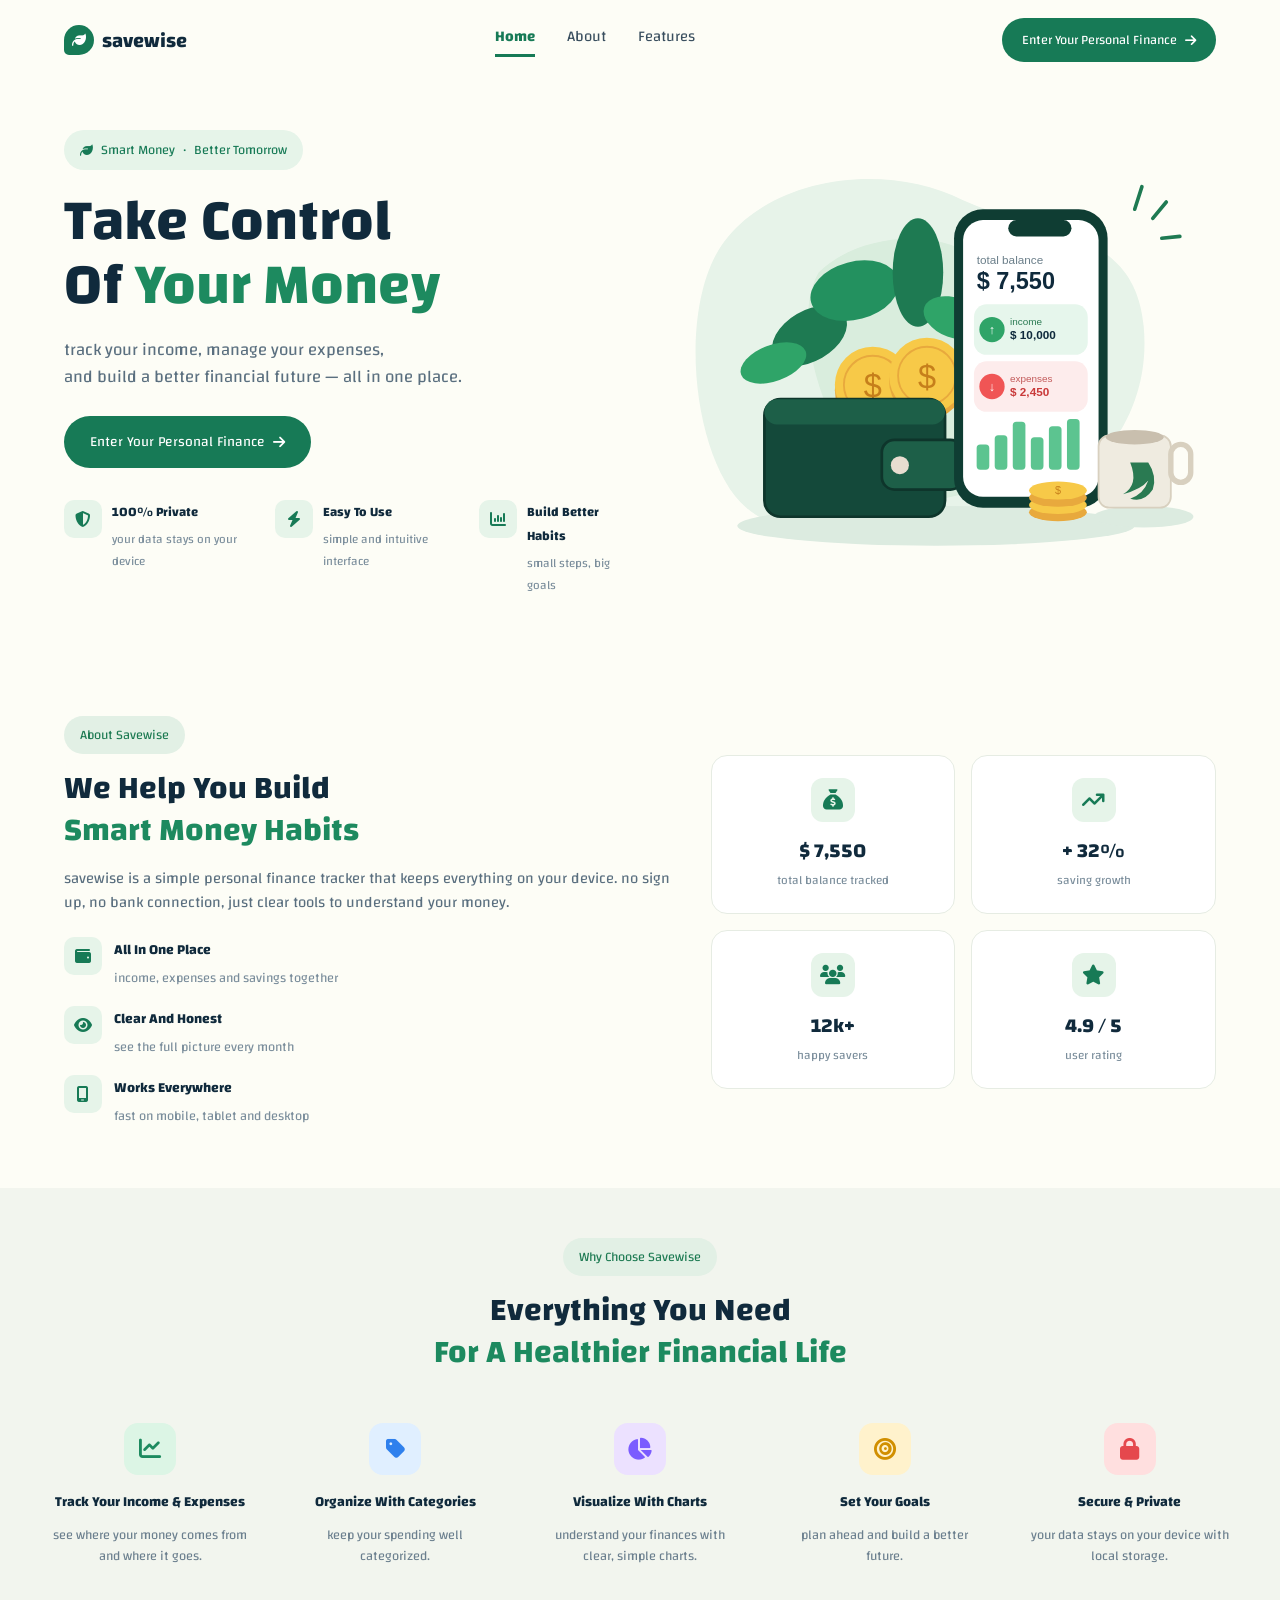
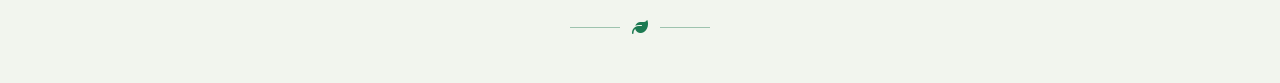
<file: index.html>
<!doctype html>
<html lang="en">

<head>
    <meta charset="utf-8">
    <meta name="viewport" content="width=device-width, initial-scale=1">
    <title>savewise</title>
    <link rel="preconnect" href="https://fonts.googleapis.com">
    <link rel="preconnect" href="https://fonts.gstatic.com" crossorigin>
    <link href="https://fonts.googleapis.com/css2?family=Changa:wght@400;500;600;700&display=swap" rel="stylesheet">
    <link rel="stylesheet" href="https://cdnjs.cloudflare.com/ajax/libs/font-awesome/6.5.2/css/all.min.css">
    <link rel="stylesheet" href="style.css?v=2">
</head>

<body class="landing-page">
    <header class="landing-top">
        <div class="landing-logo">
            <span class="landing-logo__icon"><i class="fa-solid fa-leaf"></i></span>
            <span>savewise</span>
        </div>
        <nav class="landing-menu">
            <a href="#home" class="landing-menu__link landing-menu__link--active">home</a>
            <a href="#about" class="landing-menu__link">about</a>
            <a href="#features" class="landing-menu__link">features</a>
        </nav>
        <a href="analytics.html" class="landing-btn landing-btn--small">enter your personal finance <i
                class="fa-solid fa-arrow-right"></i></a>
    </header>



    <main>
        <section class="landing-hero" id="home">
            <div class="landing-hero__left">
                <div class="landing-hero__badge">
                    <i class="fa-solid fa-leaf"></i>
                    <span>smart money</span>
                    <span class="landing-hero__badge-dot">•</span>
                    <span>better tomorrow</span>
                </div>
                <h1 class="landing-hero__title">take control<br>of <span class="landing-hero__highlight">your
                        money</span></h1>
                <p class="landing-hero__text">track your income, manage your expenses,<br>and build a better financial
                    future — all in one place.</p>
                <a href="analytics.html" class="landing-btn">enter your personal finance <i
                        class="fa-solid fa-arrow-right"></i></a>
                <div class="landing-hero__mini">
                    <div class="landing-hero__mini-item">
                        <div class="landing-hero__mini-icon"><i class="fa-solid fa-shield-halved"></i></div>
                        <div>
                            <b>100% private</b>
                            <p>your data stays on your device</p>
                        </div>
                    </div>
                    <div class="landing-hero__mini-item">
                        <div class="landing-hero__mini-icon"><i class="fa-solid fa-bolt"></i></div>
                        <div>
                            <b>easy to use</b>
                            <p>simple and intuitive interface</p>
                        </div>
                    </div>
                    <div class="landing-hero__mini-item">
                        <div class="landing-hero__mini-icon"><i class="fa-solid fa-chart-column"></i></div>
                        <div>
                            <b>build better habits</b>
                            <p>small steps, big goals</p>
                        </div>
                    </div>
                </div>
            </div>
            <div class="landing-hero__right">
                <img src="images/hero.svg" alt="finance illustration">
            </div>
        </section>




        <section class="landing-about" id="about">
            <div class="landing-about__left">
                <div class="landing-pill">about savewise</div>
                <h2 class="landing-subtitle landing-subtitle--left">we help you build<br><span
                        class="landing-hero__highlight">smart money habits</span></h2>
                <p class="landing-about__text">savewise is a simple personal finance tracker that keeps everything on
                    your device. no sign up, no bank connection, just clear tools to understand your money.</p>
                <div class="landing-about__points">
                    <div class="landing-about__item">
                        <div class="landing-hero__mini-icon"><i class="fa-solid fa-wallet"></i></div>
                        <div>
                            <b>all in one place</b>
                            <p>income, expenses and savings together</p>
                        </div>
                    </div>
                    <div class="landing-about__item">
                        <div class="landing-hero__mini-icon"><i class="fa-solid fa-eye"></i></div>
                        <div>
                            <b>clear and honest</b>
                            <p>see the full picture every month</p>
                        </div>
                    </div>
                    <div class="landing-about__item">
                        <div class="landing-hero__mini-icon"><i class="fa-solid fa-mobile-screen"></i></div>
                        <div>
                            <b>works everywhere</b>
                            <p>fast on mobile, tablet and desktop</p>
                        </div>
                    </div>
                </div>
            </div>
            <div class="landing-about__right">
                <div class="landing-about__box">
                    <i class="fa-solid fa-sack-dollar"></i>
                    <b>$ 7,550</b>
                    <p>total balance tracked</p>
                </div>
                <div class="landing-about__box">
                    <i class="fa-solid fa-arrow-trend-up"></i>
                    <b>+ 32%</b>
                    <p>saving growth</p>
                </div>
                <div class="landing-about__box">
                    <i class="fa-solid fa-users"></i>
                    <b>12k+</b>
                    <p>happy savers</p>
                </div>
                <div class="landing-about__box">
                    <i class="fa-solid fa-star"></i>
                    <b>4.9 / 5</b>
                    <p>user rating</p>
                </div>



            </div>
        </section>









        <section class="landing-why" id="features">
            <div class="landing-pill">why choose savewise</div>
            <h2 class="landing-why__subtitle">everything you need<br><span class="landing-hero__highlight">for a
                    healthier financial life</span></h2>


                    
            <div class="landing-cards">
                <div class="landing-card">
                    <div class="landing-card__icon landing-card__icon--track"><i class="fa-solid fa-chart-line"></i>
                    </div>
                    <h3 class="landing-card__title">track your income & expenses</h3>
                    <p class="landing-card__text">see where your money comes from and where it goes.</p>
                </div>
                <div class="landing-card">
                    <div class="landing-card__icon landing-card__icon--organize"><i class="fa-solid fa-tag"></i></div>
                    <h3 class="landing-card__title">organize with categories</h3>
                    <p class="landing-card__text">keep your spending well categorized.</p>
                </div>
                <div class="landing-card">
                    <div class="landing-card__icon landing-card__icon--visualize"><i class="fa-solid fa-chart-pie"></i>
                    </div>
                    <h3 class="landing-card__title">visualize with charts</h3>
                    <p class="landing-card__text">understand your finances with clear, simple charts.</p>
                </div>
                <div class="landing-card">
                    <div class="landing-card__icon landing-card__icon--goals"><i class="fa-solid fa-bullseye"></i></div>
                    <h3 class="landing-card__title">set your goals</h3>
                    <p class="landing-card__text">plan ahead and build a better future.</p>
                </div>
                <div class="landing-card">
                    <div class="landing-card__icon landing-card__icon--secure"><i class="fa-solid fa-lock"></i></div>
                    <h3 class="landing-card__title">secure & private</h3>
                    <p class="landing-card__text">your data stays on your device with local storage.</p>
                </div>
            </div>


            <div class="landing-bottom-line">
                <span class="landing-bottom-line__rule"></span>
                <span class="landing-bottom-line__leaf"><i class="fa-solid fa-leaf"></i></span>
                <span class="landing-bottom-line__rule"></span>
            </div>
        </section>





    </main>








    <script src="main.js?v=2"></script>
</body>

</html>
</file>
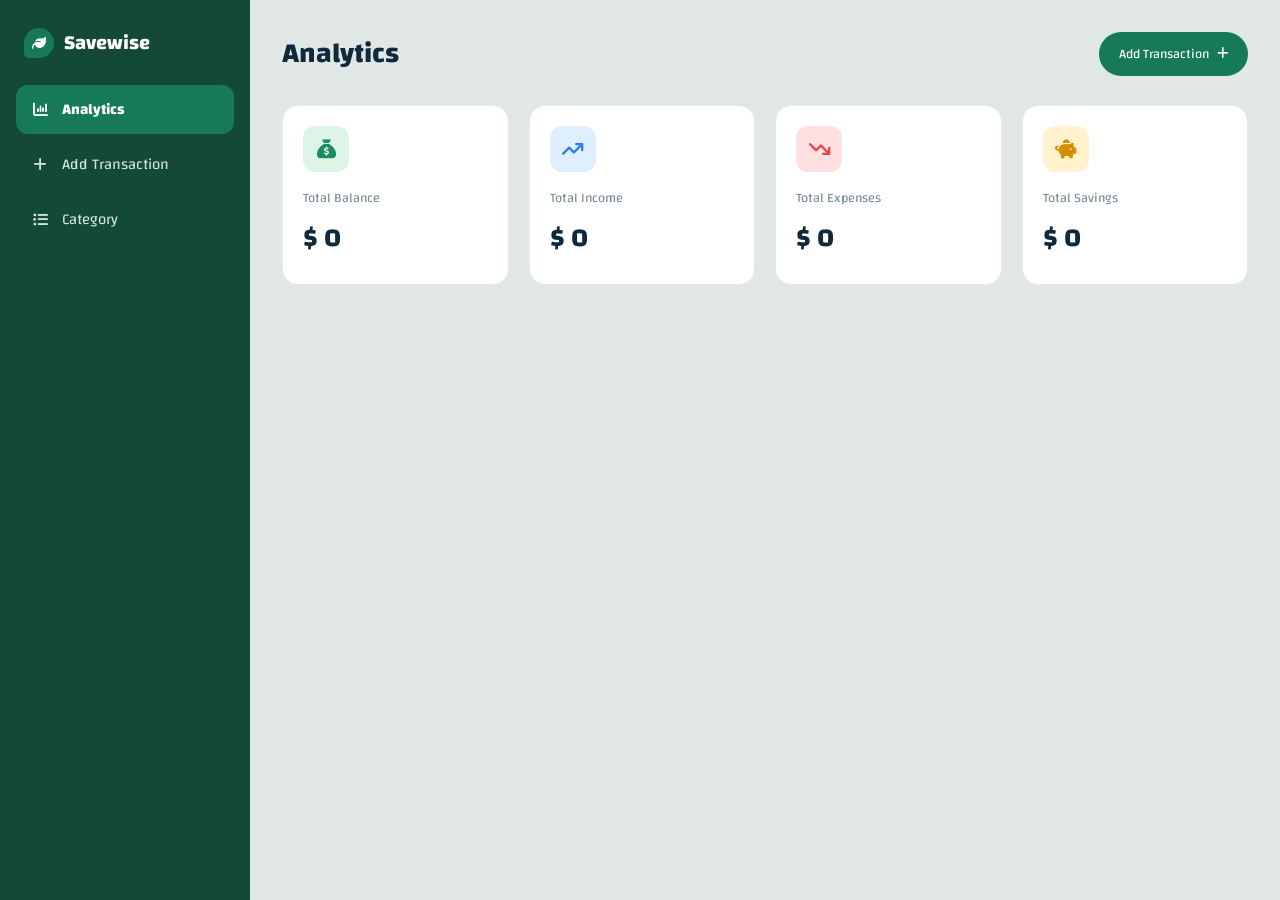
<file: analytics.html>
<!doctype html>
<html lang="en">

<head>
    <meta charset="utf-8">
    <meta name="viewport" content="width=device-width, initial-scale=1">
    <title>savewise - analytics</title>
    <link rel="preconnect" href="https://fonts.googleapis.com">
    <link rel="preconnect" href="https://fonts.gstatic.com" crossorigin>
    <link href="https://fonts.googleapis.com/css2?family=Changa:wght@400;500;600;700&display=swap" rel="stylesheet">
    <link rel="stylesheet" href="https://cdnjs.cloudflare.com/ajax/libs/font-awesome/6.5.2/css/all.min.css">
    <link rel="stylesheet" href="style.css?v=2">
</head>

<body class="app-page analytics-page">
    <div class="app-shell">




        <aside class="app-sidebar">
            <a href="index.html" class="app-sidebar__brand">


                <span class="app-sidebar__brand-icon"><i class="fa-solid fa-leaf"></i></span>
                <span>savewise</span>

            </a>



            <nav class="app-sidebar__nav">
                <a href="analytics.html" class="app-sidebar__link app-sidebar__link--active"><i
                        class="fa-solid fa-chart-column"></i>analytics</a>

                <a href="pe.html" class="app-sidebar__link"><i class="fa-solid fa-plus"></i>add transaction</a>



                <a href="Category.html" class="app-sidebar__link"><i class="fa-solid fa-list-ul"></i>category</a>
            </nav>
        </aside>




        <main class="app-content">
            <header class="analytics-top">
                <h1 class="analytics-top__title">analytics</h1>
                <a href="pe.html" class="analytics-add-btn">add transaction <i class="fa-solid fa-plus"></i></a>
            </header>



            <section class="analytics-stats">
                <div class="analytics-stat">


                    <div class="analytics-stat__head">
                        <div class="analytics-stat__icon analytics-stat__icon--balance"><i
                                class="fa-solid fa-sack-dollar"></i></div>
                    </div>



                    <p class="analytics-stat__label">total balance</p>

                    <b class="analytics-stat__value" data-stat-value="balance">$ 0</b>

                     
                </div>





                <div class="analytics-stat">
                    <div class="analytics-stat__head">
                        <div class="analytics-stat__icon analytics-stat__icon--income"><i
                                class="fa-solid fa-arrow-trend-up"></i></div>
                    </div>


                    <p class="analytics-stat__label">total income</p>
                    <b class="analytics-stat__value" data-stat-value="income">$ 0</b>
                     


                </div>
                <div class="analytics-stat">
                    <div class="analytics-stat__head">


                        <div class="analytics-stat__icon analytics-stat__icon--expenses"><i
                                class="fa-solid fa-arrow-trend-down"></i></div>
                    </div>


                    <p class="analytics-stat__label">total expenses</p>
                    <b class="analytics-stat__value" data-stat-value="expenses">$ 0</b>
                     


                </div>
                
                <div class="analytics-stat">


                    <div class="analytics-stat__head">
                        <div class="analytics-stat__icon analytics-stat__icon--savings"><i
                                class="fa-solid fa-piggy-bank"></i></div>
                    </div>

                    
                    <p class="analytics-stat__label">total savings</p>
                    <b class="analytics-stat__value" data-stat-value="savings">$ 0</b>
                     
                </div>
            </section>



        </main>





    </div>
    <script src="store.js?v=2"></script>
    <script src="main.js?v=2"></script>
    <script src="analytics.js?v=2"></script>
</body>

</html>
</file>
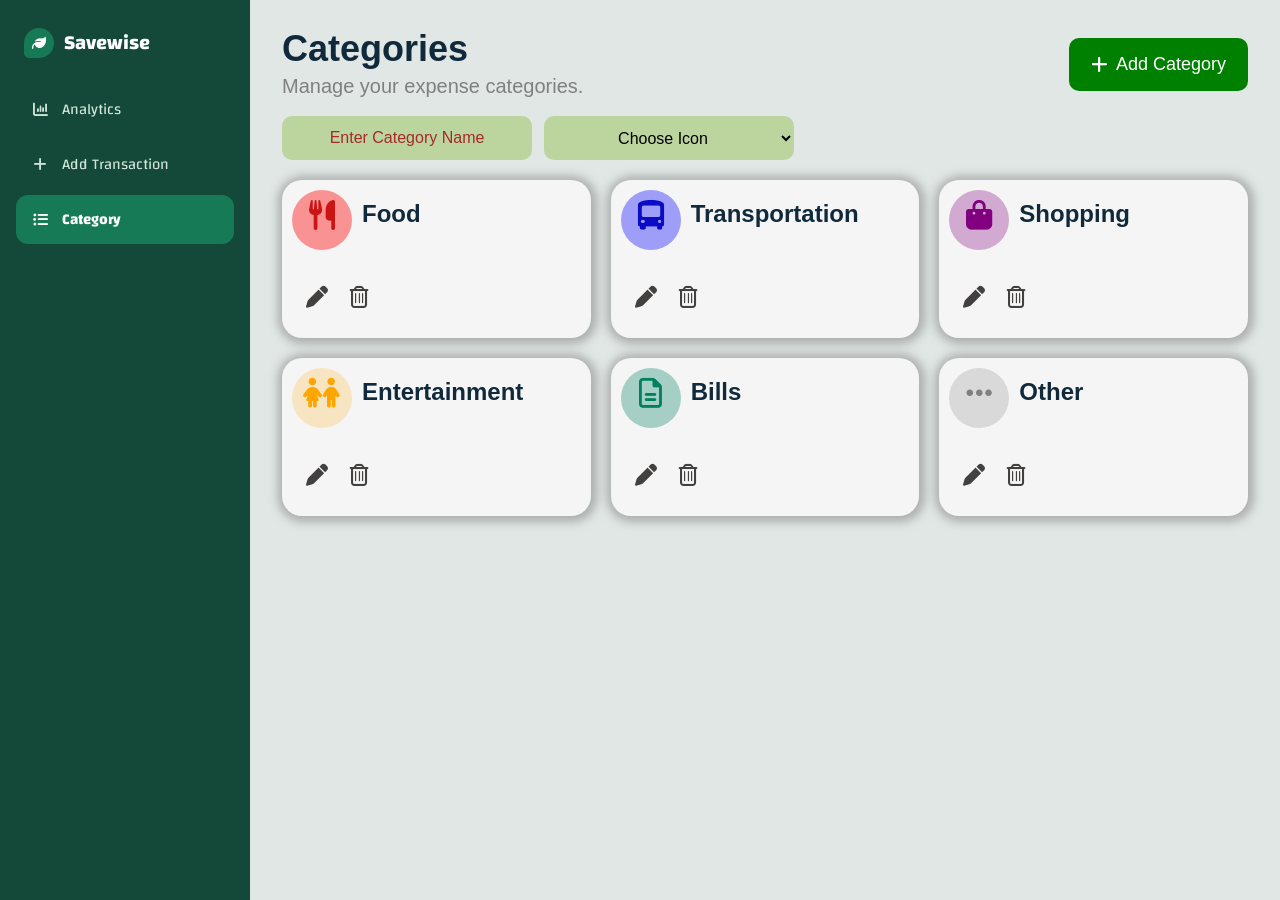
<file: Category.html>
<!DOCTYPE html>
<html lang="en">

<head>
    <meta charset="UTF-8">
    <meta name="viewport" content="width=device-width, initial-scale=1.0">
    <title>savewise - category</title>
    <link rel="preconnect" href="https://fonts.googleapis.com">
    <link rel="preconnect" href="https://fonts.gstatic.com" crossorigin>
    <link href="https://fonts.googleapis.com/css2?family=Changa:wght@400;500;600;700&display=swap" rel="stylesheet">
    <link rel="stylesheet" href="https://cdnjs.cloudflare.com/ajax/libs/font-awesome/6.5.2/css/all.min.css">
    <link rel="stylesheet" href="style.css?v=2">
</head>

<body class="app-page category-page">

    <div class="app-shell">
        <aside class="app-sidebar">
            <a href="index.html" class="app-sidebar__brand">
                <span class="app-sidebar__brand-icon"><i class="fa-solid fa-leaf"></i></span>
                <span>savewise</span>
            </a>
            <nav class="app-sidebar__nav">
                <a href="analytics.html" class="app-sidebar__link"><i class="fa-solid fa-chart-column"></i>analytics</a>
                <a href="pe.html" class="app-sidebar__link"><i class="fa-solid fa-plus"></i>add transaction</a>
                <a href="Category.html" class="app-sidebar__link app-sidebar__link--active"><i class="fa-solid fa-list-ul"></i>category</a>
            </nav>
        </aside>

        <main class="app-content category-content">

            <div class="category-head">
                <div>
                    <h1 class="category-head__title">categories</h1>
                    <p class="category-head__subtitle">manage your expense categories.</p>
                </div>

                <button class="category-head__add-btn">
                    <i class="fa-solid fa-plus"></i>
                    add category
                </button>
            </div>

            <div class="category-add-form">
                <input type="text" class="category-add-form__input category-add-form__input--name" placeholder="Enter category Name">
                <select class="category-add-form__input category-add-form__input--icon" aria-label="Choose category icon">
                    <option value="" disabled selected>Choose icon</option>
                    <option value="food">Food</option>
                    <option value="transport">Transportation</option>
                    <option value="shopping">Shopping</option>
                    <option value="fun">Entertainment</option>
                    <option value="bills">Bills</option>
                    <option value="other">Other</option>
                </select>
            </div>

            <div class="category-cards">
                
            </div>

        </main>
    </div>

<script src="store.js?v=2"></script>
<script src="script.js?v=2"></script>
</body>

</html>
</file>
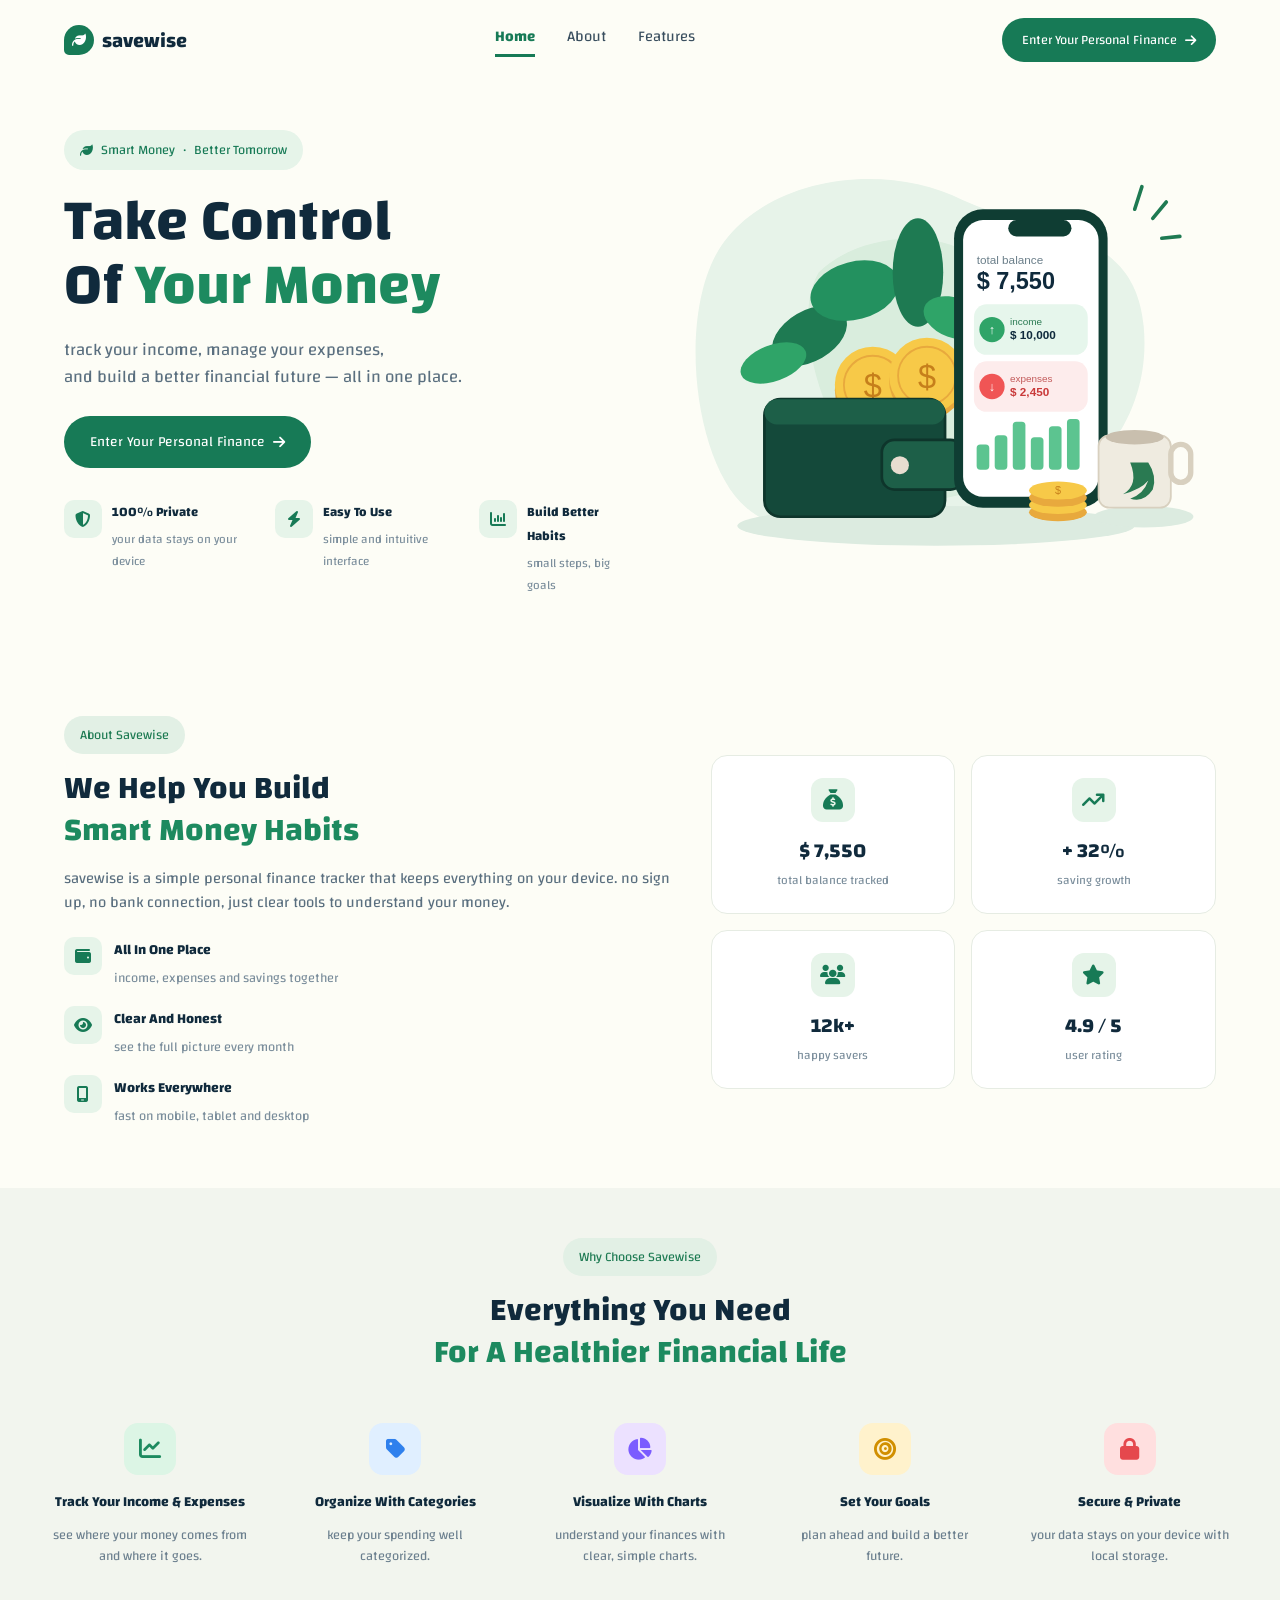
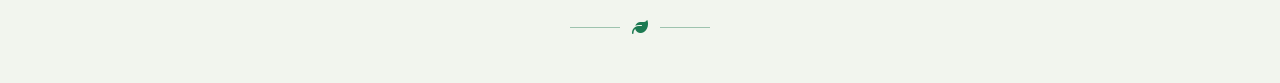
<file: landing.html>
<!doctype html>
<html lang="en">
<head>
<meta charset="utf-8">
<meta name="viewport" content="width=device-width, initial-scale=1">
<title>savewise</title>
<link rel="preconnect" href="https://fonts.googleapis.com">
<link rel="preconnect" href="https://fonts.gstatic.com" crossorigin>
<link href="https://fonts.googleapis.com/css2?family=Changa:wght@400;500;600;700&display=swap" rel="stylesheet">
<link rel="stylesheet" href="https://cdnjs.cloudflare.com/ajax/libs/font-awesome/6.5.2/css/all.min.css">
<link rel="stylesheet" href="style.css?v=2">
</head>
<body class="landing-page">
<header class="landing-top">
<div class="landing-logo">
<span class="landing-logo__icon"><i class="fa-solid fa-leaf"></i></span>
<span>savewise</span>
</div>
<nav class="landing-menu">
<a href="#home" class="landing-menu__link landing-menu__link--active">home</a>
<a href="#about" class="landing-menu__link">about</a>
<a href="#features" class="landing-menu__link">features</a>
</nav>
<a href="analytics.html" class="landing-btn landing-btn--small">enter your personal finance <i class="fa-solid fa-arrow-right"></i></a>
</header>
<main>
<section class="landing-hero" id="home">
<div class="landing-hero__left">
<div class="landing-hero__badge">
<i class="fa-solid fa-leaf"></i>
<span>smart money</span>
<span class="landing-hero__badge-dot">•</span>
<span>better tomorrow</span>
</div>
<h1 class="landing-hero__title">take control<br>of <span class="landing-hero__highlight">your money</span></h1>
<p class="landing-hero__text">track your income, manage your expenses,<br>and build a better financial future — all in one place.</p>
<a href="analytics.html" class="landing-btn">enter your personal finance <i class="fa-solid fa-arrow-right"></i></a>
<div class="landing-hero__mini">
<div class="landing-hero__mini-item">
<div class="landing-hero__mini-icon"><i class="fa-solid fa-shield-halved"></i></div>
<div>
<b>100% private</b>
<p>your data stays on your device</p>
</div>
</div>
<div class="landing-hero__mini-item">
<div class="landing-hero__mini-icon"><i class="fa-solid fa-bolt"></i></div>
<div>
<b>easy to use</b>
<p>simple and intuitive interface</p>
</div>
</div>
<div class="landing-hero__mini-item">
<div class="landing-hero__mini-icon"><i class="fa-solid fa-chart-column"></i></div>
<div>
<b>build better habits</b>
<p>small steps, big goals</p>
</div>
</div>
</div>
</div>
<div class="landing-hero__right">
<img src="images/hero.svg" alt="finance illustration">
</div>
</section>
<section class="landing-about" id="about">
<div class="landing-about__left">
<div class="landing-pill">about savewise</div>
<h2 class="landing-subtitle landing-subtitle--left">we help you build<br><span class="landing-hero__highlight">smart money habits</span></h2>
<p class="landing-about__text">savewise is a simple personal finance tracker that keeps everything on your device. no sign up, no bank connection, just clear tools to understand your money.</p>
<div class="landing-about__points">
<div class="landing-about__item">
<div class="landing-hero__mini-icon"><i class="fa-solid fa-wallet"></i></div>
<div>
<b>all in one place</b>
<p>income, expenses and savings together</p>
</div>
</div>
<div class="landing-about__item">
<div class="landing-hero__mini-icon"><i class="fa-solid fa-eye"></i></div>
<div>
<b>clear and honest</b>
<p>see the full picture every month</p>
</div>
</div>
<div class="landing-about__item">
<div class="landing-hero__mini-icon"><i class="fa-solid fa-mobile-screen"></i></div>
<div>
<b>works everywhere</b>
<p>fast on mobile, tablet and desktop</p>
</div>
</div>
</div>
</div>
<div class="landing-about__right">
<div class="landing-about__box">
<i class="fa-solid fa-sack-dollar"></i>
<b>$ 7,550</b>
<p>total balance tracked</p>
</div>
<div class="landing-about__box">
<i class="fa-solid fa-arrow-trend-up"></i>
<b>+ 32%</b>
<p>saving growth</p>
</div>
<div class="landing-about__box">
<i class="fa-solid fa-users"></i>
<b>12k+</b>
<p>happy savers</p>
</div>
<div class="landing-about__box">
<i class="fa-solid fa-star"></i>
<b>4.9 / 5</b>
<p>user rating</p>
</div>
</div>
</section>
<section class="landing-why" id="features">
<div class="landing-pill">why choose savewise</div>
<h2 class="landing-why__subtitle">everything you need<br><span class="landing-hero__highlight">for a healthier financial life</span></h2>
<div class="landing-cards">
<div class="landing-card">
<div class="landing-card__icon landing-card__icon--track"><i class="fa-solid fa-chart-line"></i></div>
<h3 class="landing-card__title">track your income & expenses</h3>
<p class="landing-card__text">see where your money comes from and where it goes.</p>
</div>
<div class="landing-card">
<div class="landing-card__icon landing-card__icon--organize"><i class="fa-solid fa-tag"></i></div>
<h3 class="landing-card__title">organize with categories</h3>
<p class="landing-card__text">keep your spending well categorized.</p>
</div>
<div class="landing-card">
<div class="landing-card__icon landing-card__icon--visualize"><i class="fa-solid fa-chart-pie"></i></div>
<h3 class="landing-card__title">visualize with charts</h3>
<p class="landing-card__text">understand your finances with clear, simple charts.</p>
</div>
<div class="landing-card">
<div class="landing-card__icon landing-card__icon--goals"><i class="fa-solid fa-bullseye"></i></div>
<h3 class="landing-card__title">set your goals</h3>
<p class="landing-card__text">plan ahead and build a better future.</p>
</div>
<div class="landing-card">
<div class="landing-card__icon landing-card__icon--secure"><i class="fa-solid fa-lock"></i></div>
<h3 class="landing-card__title">secure & private</h3>
<p class="landing-card__text">your data stays on your device with local storage.</p>
</div>
</div>
<div class="landing-bottom-line">
<span class="landing-bottom-line__rule"></span>
<span class="landing-bottom-line__leaf"><i class="fa-solid fa-leaf"></i></span>
<span class="landing-bottom-line__rule"></span>
</div>
</section>
</main>
<script src="main.js?v=2"></script>
</body>
</html>
</file>
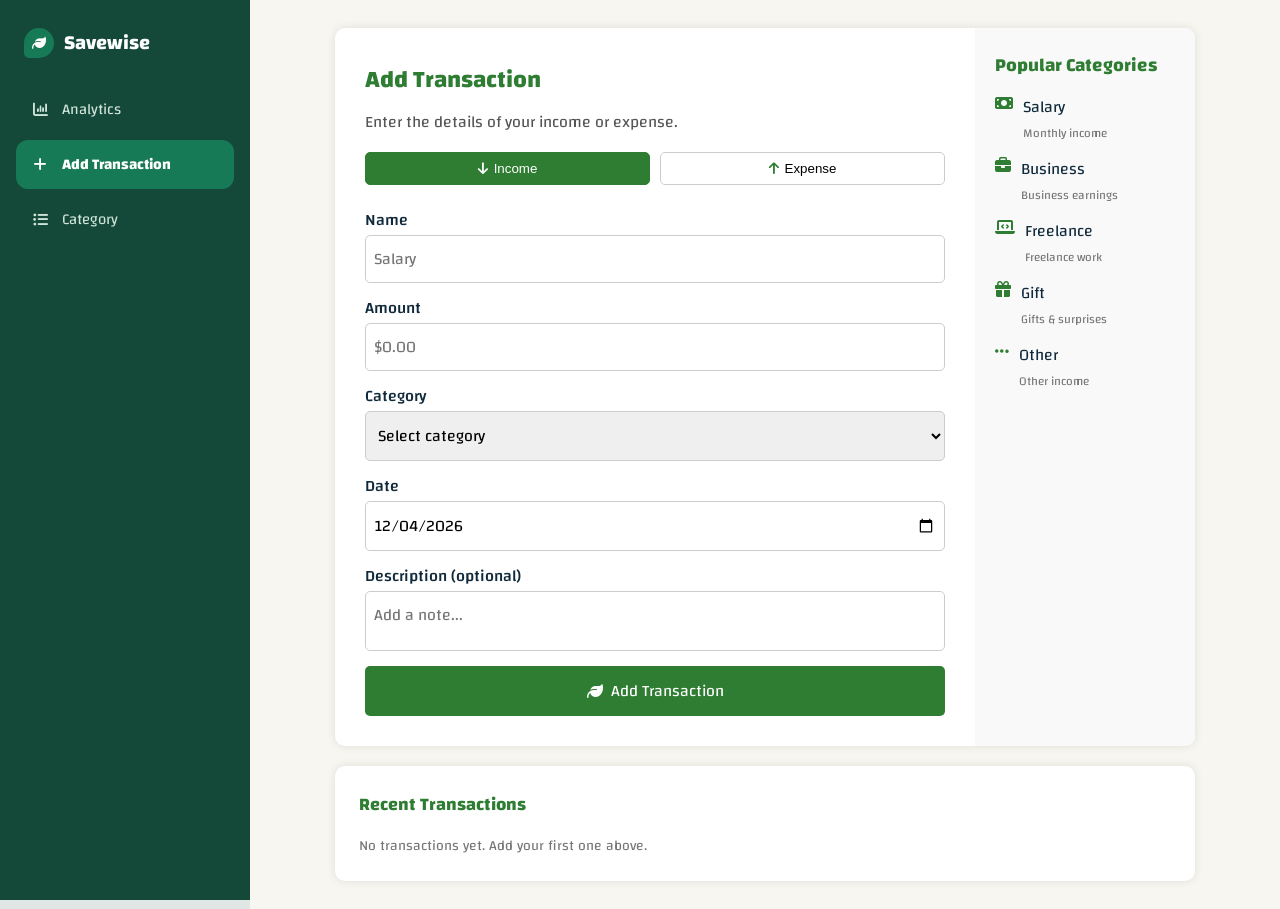
<file: pe.html>
<!DOCTYPE html>
<html lang="en">
<head>
  <meta charset="UTF-8">
  <meta name="viewport" content="width=device-width, initial-scale=1.0">
  <title>SaveWise - Add Transaction</title>
  <link rel="preconnect" href="https://fonts.googleapis.com">
  <link rel="preconnect" href="https://fonts.gstatic.com" crossorigin>
  <link href="https://fonts.googleapis.com/css2?family=Changa:wght@400;500;600;700&display=swap" rel="stylesheet">
  <link rel="stylesheet" href="https://cdnjs.cloudflare.com/ajax/libs/font-awesome/6.5.2/css/all.min.css">
  <link rel="stylesheet" href="style.css?v=2">
  <link rel="stylesheet" href="pe.css?v=2">
</head>
<body class="app-page tx-page">
  <div class="app-shell">

    
    <aside class="app-sidebar">
      <a href="index.html" class="app-sidebar__brand">
        <span class="app-sidebar__brand-icon"><i class="fa-solid fa-leaf"></i></span>
        <span>savewise</span>
      </a>
      <nav class="app-sidebar__nav">
        <a href="analytics.html" class="app-sidebar__link"><i class="fa-solid fa-chart-column"></i>analytics</a>
        <a href="pe.html" class="app-sidebar__link app-sidebar__link--active"><i class="fa-solid fa-plus"></i>add transaction</a>
        <a href="Category.html" class="app-sidebar__link"><i class="fa-solid fa-list-ul"></i>category</a>
      </nav>
    </aside>

    <main class="app-content tx-content">
      <div class="tx-layout">
        <div class="tx-form-section">
          <div class="tx-form-box">
            <h2 class="tx-form-box__title">Add Transaction</h2>
            <p class="tx-form-box__subtitle">Enter the details of your income or expense.</p>

            <div class="tx-toggle">
              <button type="button" class="tx-toggle__btn tx-toggle__btn--active" data-type="income"><i class="fa-solid fa-arrow-down"></i> Income</button>
              <button type="button" class="tx-toggle__btn" data-type="expense"><i class="fa-solid fa-arrow-up"></i> Expense</button>
            </div>

            <form class="tx-form" novalidate>
              <label class="tx-form__label">Name</label>
              <input class="tx-form__input tx-form__input--name" type="text" placeholder="Salary">

              <label class="tx-form__label">Amount</label>
              <input class="tx-form__input tx-form__input--amount" type="number" min="0" step="0.01" placeholder="$0.00">

              <label class="tx-form__label">Category</label>
              <select class="tx-form__input tx-form__input--category">
                <option value="">Select category</option>
                
              </select>

              <label class="tx-form__label">Date</label>
              <input class="tx-form__input tx-form__input--date" type="date">

              <label class="tx-form__label">Description (optional)</label>
              <textarea class="tx-form__input tx-form__textarea tx-form__input--note" placeholder="Add a note..."></textarea>

              <p class="tx-form__error" hidden></p>

              <button type="submit" class="tx-submit"><i class="fa-solid fa-leaf"></i> Add Transaction</button>
            </form>
          </div>
        </div>

        <div class="tx-categories">
          <h3 class="tx-categories__title">Popular Categories</h3>
          <ul class="tx-categories__list">
            <li class="tx-categories__item"><i class="fa-solid fa-money-bill"></i><div>Salary <span class="tx-categories__sub">Monthly income</span></div></li>
            <li class="tx-categories__item"><i class="fa-solid fa-briefcase"></i><div>Business <span class="tx-categories__sub">Business earnings</span></div></li>
            <li class="tx-categories__item"><i class="fa-solid fa-laptop-code"></i><div>Freelance <span class="tx-categories__sub">Freelance work</span></div></li>
            <li class="tx-categories__item"><i class="fa-solid fa-gift"></i><div>Gift <span class="tx-categories__sub">Gifts & surprises</span></div></li>
            <li class="tx-categories__item"><i class="fa-solid fa-ellipsis"></i><div>Other <span class="tx-categories__sub">Other income</span></div></li>
          </ul>
        </div>
      </div>

      <section class="tx-history">
        <h3 class="tx-history__title">Recent Transactions</h3>
        <p class="tx-history__empty">No transactions yet. Add your first one above.</p>
        <ul class="tx-history__list">
          
        </ul>
      </section>
    </main>
  </div>
  <script src="store.js?v=2"></script>
  <script src="pe.js?v=2"></script>
</body>
</html>
</file>
<file: style.css>
:root {
  --green: #177a56;
  --green-dark: #14493a;
  --green-deep: #1d5f48;
  --green-soft: #e6f4e9;
  --green-chip: rgba(7, 119, 7, 0.315);
  --ink: #102a3c;
  --muted: #5a6f7f;
  --muted-2: #7a8d9b;
  --muted-3: #a5b4bf;
  --paper: #fdfdf6;
  --app-bg: rgb(224, 231, 229);
  --card-bg: #fff;
  --line: #e6ece3;
  --danger: #e5484d;
  --danger-soft: #fdecec;
  --blue: #2f80ed;
  --blue-soft: #e0efff;
  --gold: #d18f00;
  --gold-soft: #fff2cc;
  --purple: #7b5cff;
  --purple-soft: #ece1ff;
}

* {
  padding: 0;
  margin: 0;
  box-sizing: border-box;
}

img {
  display: block;
  max-width: 100%;
}

body.landing-page {
  font-family: 'Changa', Arial, sans-serif;
  background: var(--paper);
  color: var(--ink);
}

body.app-page {
  font-family: 'Changa', Arial, sans-serif;
  background: var(--app-bg);
  color: var(--ink);
}

.app-shell {
  display: flex;
  min-height: 100vh;
}

.app-sidebar {
  width: 250px;
  min-width: 250px;
  background: var(--green-dark);
  color: #fff;
  display: flex;
  flex-direction: column;
  padding: 24px 16px;
  gap: 24px;
  position: sticky;
  top: 0;
  height: 100vh;
}

.app-sidebar__brand {
  display: flex;
  align-items: center;
  gap: 10px;
  font-weight: 700;
  font-size: 20px;
  padding: 0 8px;
  text-transform: capitalize;
  text-decoration: none;
  color: #fff;
}

.app-sidebar__brand-icon {
  width: 30px;
  height: 30px;
  background: var(--green);
  color: #fff;
  border-radius: 50% 50% 50% 5px;
  display: flex;
  align-items: center;
  justify-content: center;
  font-size: 14px;
}

.app-sidebar__nav {
  display: flex;
  flex-direction: column;
  gap: 6px;
  flex: 1;
}

.app-sidebar__link {
  color: #cfe4d8;
  text-decoration: none;
  font-size: 15px;
  text-transform: capitalize;
  padding: 11px 14px;
  border-radius: 12px;
  display: flex;
  align-items: center;
  gap: 12px;
}

.app-sidebar__link i {
  width: 20px;
  text-align: center;
}

.app-sidebar__link:hover {
  background: var(--green-deep);
  color: #fff;
}

.app-sidebar__link--active {
  background: var(--green);
  color: #fff;
  font-weight: 700;
}

.app-sidebar__link--logout {
  margin-top: auto;
  color: #f0b9b9;
}

.app-sidebar__link--logout:hover {
  background: #5c2c2c;
  color: #fff;
}

.app-content {
  flex: 1;
  padding: 28px 32px;
  max-width: 100%;
  overflow-x: hidden;
}

body.category-page .app-content {
  background-color: var(--app-bg);
  min-height: 100vh;
}

.category-content {
  width: 100%;
  font-family: sans-serif;
}

.category-head {
  display: flex;
  justify-content: space-between;
  align-items: flex-start;
  gap: 20px;
}

.category-head__title {
  text-transform: capitalize;
  font-size: 36px;
  color: var(--ink);
}

.category-head__subtitle {
  font-size: 20px;
  color: gray;
  margin-top: 5px;
}

.category-head__subtitle::first-letter {
  text-transform: capitalize;
}

.category-head__add-btn {
  width: fit-content;
  height: fit-content;
  padding: 16px 22px;
  border-radius: 10px;
  background-color: green;
  border: none;
  color: #fff;
  text-transform: capitalize;
  font-size: 18px;
  margin-top: 10px;
  cursor: pointer;
  display: inline-flex;
  align-items: center;
  gap: 8px;
  white-space: nowrap;
}

.category-head__add-btn:hover {
  filter: brightness(1.08);
}

.category-add-form {
  display: flex;
  gap: 12px;
  flex-wrap: wrap;
  margin-top: 18px;
}

.category-add-form__input {
  width: 250px;
  height: 44px;
  border-radius: 10px;
  border: none;
  outline: none;
  text-transform: capitalize;
  text-align: center;
  background-color: rgb(188, 212, 158);
  font-size: 16px;
  padding: 0 12px;
}

.category-add-form__input::placeholder {
  color: brown;
}

.category-add-form__input--name,
.category-add-form__input--count {

}

.category-add-form__input--icon {

}

select.category-add-form__input {
  cursor: pointer;
}

.category-empty {
  color: gray;
  font-size: 18px;
  padding: 20px 4px;
  grid-column: 1 / -1;
}

.category-cards {
  width: 100%;
  margin-top: 20px;
  display: grid;
  grid-template-columns: repeat(3, 1fr);
  gap: 20px;
}

.category-card {
  height: fit-content;
  background-color: whitesmoke;
  border-radius: 20px;
  box-shadow: 1px 1px 10px 5px rgba(128, 128, 128, 0.55);
  padding: 10px;
}

.category-card__icon {
  font-size: 30px;
  width: 60px;
  height: 60px;
  border-radius: 50%;
  padding-top: 10px;
  text-align: center;
}

.category-card__icon--food {
  background-color: rgba(255, 0, 0, 0.4);
  color: rgb(203, 20, 20);
}

.category-card__icon--transport {
  background-color: rgba(0, 0, 255, 0.356);
  color: rgb(10, 10, 199);
}

.category-card__icon--shopping {
  background-color: rgba(128, 0, 128, 0.31);
  color: purple;
}

.category-card__icon--fun {
  background-color: rgba(255, 166, 0, 0.215);
  color: orange;
}

.category-card__icon--bills {
  background-color: rgba(0, 128, 94, 0.33);
  color: rgb(0, 128, 94);
}

.category-card__icon--other {
  background-color: rgba(128, 128, 128, 0.248);
  color: gray;
}

.category-card__meta {
  display: inline-block;
  margin: 10px 0 0 10px;
  vertical-align: top;
}

.category-card__name {
  font-size: 24px;
  text-transform: capitalize;
  color: var(--ink);
}

.category-card__count {
  font-size: 18px;
  color: gray;
}

.category-card__percent {
  color: green;
  font-size: 22px;
  font-weight: bold;
  margin: 16px 0 0 60%;
}

.category-card__divider {
  width: 90%;
  margin: auto;
  margin-top: 10px;
}

.category-card__actions {
  min-height: 30%;
  width: 40%;
  display: flex;
  justify-content: flex-start;
  gap: 22px;
  align-items: center;
  font-size: 22px;
  color: rgb(67, 64, 64);
  padding: 20px 0 20px 14px;
}

.category-card__actions i {
  cursor: pointer;
}

.analytics-top {
  display: flex;
  align-items: center;
  justify-content: space-between;
  gap: 16px;
  margin-bottom: 26px;
}

.analytics-top__title {
  font-size: 28px;
  text-transform: capitalize;
}

.analytics-add-btn {
  background: var(--green);
  color: #fff;
  text-decoration: none;
  padding: 10px 20px;
  border-radius: 30px;
  font-size: 13px;
  display: inline-flex;
  align-items: center;
  gap: 8px;
  text-transform: capitalize;
}

.analytics-stats {
  display: grid;
  grid-template-columns: repeat(4, 1fr);
  gap: 20px;
}

.analytics-stat {
  background: var(--card-bg);
  border: 1px solid var(--line);
  border-radius: 16px;
  padding: 20px;
}

.analytics-stat__head {
  display: flex;
  align-items: center;
  justify-content: space-between;
  margin-bottom: 14px;
}

.analytics-stat__icon {
  width: 46px;
  height: 46px;
  border-radius: 12px;
  display: flex;
  align-items: center;
  justify-content: center;
  font-size: 19px;
}

.analytics-stat__icon--balance {
  background: #dcf5e5;
  color: #1d8a5f;
}

.analytics-stat__icon--income {
  background: var(--blue-soft);
  color: var(--blue);
}

.analytics-stat__icon--expenses {
  background: #ffdfdf;
  color: var(--danger);
}

.analytics-stat__icon--savings {
  background: var(--gold-soft);
  color: var(--gold);
}

.analytics-stat__trend {
  font-size: 12px;
  padding: 4px 10px;
  border-radius: 20px;
}

.analytics-stat__trend--up {
  background: var(--green-soft);
  color: #1d8a5f;
}

.analytics-stat__trend--down {
  background: var(--danger-soft);
  color: var(--danger);
}

.analytics-stat__label {
  font-size: 13px;
  color: var(--muted-2);
  text-transform: capitalize;
}

.analytics-stat__value {
  font-size: 26px;
  display: block;
  margin: 4px 0 2px;
}

.analytics-stat__sub {
  font-size: 11px;
  color: var(--muted-3);
}

.landing-page {
  scroll-behavior: smooth;
}

.landing-top {
  max-width: 1200px;
  margin: auto;
  padding: 18px 24px;
  display: flex;
  align-items: center;
  justify-content: space-between;
  gap: 16px;
  position: sticky;
  top: 0;
  background: var(--paper);
  z-index: 10;
}

.landing-logo {
  display: flex;
  align-items: center;
  gap: 8px;
  font-weight: 700;
  font-size: 20px;
  text-transform: lowercase;
}

.landing-logo__icon {
  width: 30px;
  height: 30px;
  background: var(--green);
  color: #fff;
  border-radius: 50% 50% 50% 5px;
  display: flex;
  align-items: center;
  justify-content: center;
  font-size: 14px;
}

.landing-menu {
  display: flex;
  gap: 32px;
}

.landing-menu__link {
  text-decoration: none;
  color: #3a4f5f;
  font-size: 15px;
  text-transform: capitalize;
}

.landing-menu__link--active {
  color: var(--green);
  font-weight: 700;
  border-bottom: 3px solid var(--green);
  padding-bottom: 4px;
}

.landing-btn {
  background: var(--green);
  color: #fff;
  text-decoration: none;
  padding: 13px 26px;
  border-radius: 30px;
  font-size: 14px;
  display: inline-flex;
  align-items: center;
  gap: 8px;
  text-transform: capitalize;
}

.landing-btn--small {
  padding: 10px 20px;
  font-size: 13px;
}

.landing-hero {
  max-width: 1200px;
  margin: auto;
  padding: 50px 24px 60px;
  display: flex;
  align-items: center;
  gap: 30px;
  scroll-margin-top: 70px;
}

.landing-hero__left {
  flex: 1;
}

.landing-hero__badge {
  display: inline-flex;
  align-items: center;
  gap: 8px;
  background: var(--green-soft);
  color: var(--green);
  font-size: 13px;
  text-transform: capitalize;
  padding: 8px 16px;
  border-radius: 20px;
  margin-bottom: 20px;
}

.landing-hero__badge-dot {
  font-size: 12px;
}

.landing-hero__title {
  font-size: 58px;
  line-height: 1.1;
  margin-bottom: 18px;
  text-transform: capitalize;
}

.landing-hero__highlight {
  color: #1d8a5f;
}

.landing-hero__text {
  color: var(--muted);
  font-size: 17px;
  line-height: 1.6;
  margin-bottom: 26px;
}

.landing-hero__mini {
  display: flex;
  gap: 24px;
  margin-top: 32px;
}

.landing-hero__mini-item {
  display: flex;
  gap: 10px;
  align-items: flex-start;
}

.landing-hero__mini-item b {
  font-size: 13px;
  display: block;
  margin-bottom: 4px;
  text-transform: capitalize;
}

.landing-hero__mini-item p {
  font-size: 12px;
  color: var(--muted-2);
}

.landing-hero__mini-icon {
  width: 38px;
  height: 38px;
  min-width: 38px;
  background: var(--green-soft);
  color: var(--green);
  border-radius: 10px;
  display: flex;
  align-items: center;
  justify-content: center;
  font-size: 16px;
}

.landing-hero__right {
  flex: 1;
  position: relative;
  display: flex;
  justify-content: center;
}

.landing-hero__right img {
  width: 100%;
  max-width: 560px;
}

.landing-hero__note {
  position: absolute;
  right: 0;
  top: 20px;
  text-align: left;
  color: #1d7a52;
  font-size: 15px;
  line-height: 1.3;
  transform: rotate(8deg);
  text-transform: capitalize;
}

.landing-hero__note-arrow {
  font-size: 22px;
  display: block;
  margin-top: 6px;
  transform: rotate(-20deg);
}

.landing-about {
  max-width: 1200px;
  margin: auto;
  padding: 60px 24px;
  display: flex;
  align-items: center;
  gap: 40px;
  scroll-margin-top: 60px;
}

.landing-about__left {
  flex: 1.2;
}

.landing-about__right {
  flex: 1;
  display: grid;
  grid-template-columns: 1fr 1fr;
  gap: 16px;
}

.landing-pill {
  display: inline-block;
  background: #e2f0e5;
  color: #1d7a52;
  font-size: 13px;
  text-transform: capitalize;
  padding: 7px 16px;
  border-radius: 20px;
  margin-bottom: 14px;
}

.landing-subtitle {
  font-size: 32px;
  line-height: 1.3;
  margin-bottom: 16px;
  text-transform: capitalize;
}

.landing-subtitle--left {
  text-align: left;
  margin-bottom: 16px;
}

.landing-about__text {
  color: var(--muted);
  font-size: 15px;
  line-height: 1.6;
}

.landing-about__points {
  display: flex;
  flex-direction: column;
  gap: 16px;
  margin-top: 22px;
}

.landing-about__item {
  display: flex;
  gap: 12px;
  align-items: flex-start;
  text-align: left;
}

.landing-about__item b {
  font-size: 14px;
  display: block;
  margin-bottom: 3px;
  text-transform: capitalize;
}

.landing-about__item p {
  font-size: 13px;
  color: var(--muted-2);
}

.landing-about__box {
  background: var(--card-bg);
  border: 1px solid var(--line);
  border-radius: 16px;
  padding: 22px 16px;
  text-align: center;
}

.landing-about__box i {
  width: 44px;
  height: 44px;
  margin: 0 auto 10px;
  border-radius: 12px;
  display: flex;
  align-items: center;
  justify-content: center;
  font-size: 20px;
  background: var(--green-soft);
  color: var(--green);
}

.landing-about__box b {
  font-size: 20px;
  display: block;
}

.landing-about__box p {
  font-size: 12px;
  color: var(--muted-2);
}

.landing-why {
  background: #f2f5ee;
  text-align: center;
  padding: 50px 24px 30px;
  scroll-margin-top: 60px;
}

.landing-why__subtitle {
  font-size: 32px;
  line-height: 1.3;
  margin-bottom: 40px;
  text-transform: capitalize;
}

.landing-cards {
  max-width: 1200px;
  margin: auto;
  display: flex;
  gap: 24px;
  justify-content: space-between;
}

.landing-card {
  flex: 1;
  padding: 10px;
}

.landing-card__icon {
  width: 52px;
  height: 52px;
  margin: 0 auto 14px;
  border-radius: 14px;
  display: flex;
  align-items: center;
  justify-content: center;
  font-size: 22px;
}

.landing-card__icon--track {
  background: #dcf5e5;
  color: #1d8a5f;
}

.landing-card__icon--organize {
  background: var(--blue-soft);
  color: var(--blue);
}

.landing-card__icon--visualize {
  background: var(--purple-soft);
  color: var(--purple);
}

.landing-card__icon--goals {
  background: var(--gold-soft);
  color: var(--gold);
}

.landing-card__icon--secure {
  background: #ffdfdf;
  color: var(--danger);
}

.landing-card__title {
  font-size: 14px;
  margin-bottom: 10px;
  text-transform: capitalize;
}

.landing-card__text {
  font-size: 13px;
  color: #6b7f8e;
  line-height: 1.6;
}

.landing-bottom-line {
  display: flex;
  align-items: center;
  justify-content: center;
  gap: 12px;
  margin-top: 36px;
  padding-bottom: 10px;
}

.landing-bottom-line__rule {
  width: 50px;
  height: 1px;
  background: #9ec3ae;
  display: block;
}

.landing-bottom-line__leaf {
  color: #1d7a52;
  font-size: 16px;
}

@media (max-width: 900px) {
  .app-sidebar {
    width: 76px;
    min-width: 76px;
    padding: 24px 10px;
    align-items: center;
  }

  .app-sidebar__brand span:last-child {
    display: none;
  }

  .app-sidebar__link {
    justify-content: center;
    font-size: 0;
    gap: 0;
    padding: 12px;
  }

  .app-sidebar__link i {
    width: auto;
    font-size: 17px;
  }

  .analytics-stats {
    grid-template-columns: 1fr 1fr;
  }

  .app-content {
    padding: 24px 20px;
  }
}

@media (max-width: 500px) {
  .app-shell {
    flex-direction: column;
  }

  .app-sidebar {
    width: 100%;
    min-width: 100%;
    height: auto;
    position: static;
    flex-direction: row;
    align-items: center;
    gap: 10px;
    padding: 14px 16px;
  }

  .app-sidebar__brand {
    padding: 0;
  }

  .app-sidebar__nav {
    flex-direction: row;
    flex: 1;
    overflow-x: auto;
    gap: 4px;
  }

  .app-sidebar__link {
    padding: 8px 10px;
  }

  .app-sidebar__link--logout {
    margin-top: 0;
  }

  .analytics-top {
    flex-direction: column;
    align-items: flex-start;
  }

  .analytics-stats {
    grid-template-columns: 1fr;
  }
}

@media (min-width: 500px) and (max-width: 700px) {
  .category-cards {
    grid-template-columns: repeat(2, 1fr);
  }
}

@media (max-width: 500px) {
  .category-cards {
    grid-template-columns: 1fr;
  }

  .category-head {
    flex-direction: column;
  }
}

@media (max-width: 1000px) {
  .landing-hero__title {
    font-size: 44px;
  }

  .landing-hero {
    gap: 16px;
  }

  .landing-about {
    gap: 24px;
  }

  .landing-cards {
    flex-wrap: wrap;
  }

  .landing-card {
    min-width: 28%;
  }

  .landing-hero__note {
    display: none;
  }
}

@media (max-width: 800px) {
  .landing-menu {
    display: none;
  }

  .landing-hero {
    flex-direction: column;
    text-align: center;
    padding-top: 30px;
  }

  .landing-about {
    flex-direction: column;
    text-align: center;
  }

  .landing-subtitle--left {
    text-align: center;
  }

  .landing-about__item {
    text-align: left;
  }

  .landing-about__right {
    width: 100%;
  }

  .landing-hero__left {
    width: 100%;
  }

  .landing-hero__mini {
    justify-content: center;
    flex-wrap: wrap;
  }

  .landing-hero__right {
    width: 100%;
  }

  .landing-hero__right img {
    max-width: 480px;
  }

  .landing-why__subtitle,
  .landing-subtitle {
    font-size: 26px;
  }

  .landing-card {
    min-width: 40%;
  }
}

@media (max-width: 500px) {
  .landing-top {
    flex-wrap: wrap;
    justify-content: center;
  }

  .landing-about {
    padding: 40px 20px;
  }

  .landing-about__right {
    grid-template-columns: 1fr;
  }

  .landing-hero__title {
    font-size: 34px;
  }

  .landing-hero__text {
    font-size: 15px;
  }

  .landing-hero__text br,
  .landing-why__subtitle br,
  .landing-subtitle br {
    display: none;
  }

  .landing-hero__mini {
    flex-direction: column;
    align-items: flex-start;
    text-align: left;
  }

  .landing-cards {
    flex-direction: column;
  }

  .landing-btn--small {
    width: 100%;
    text-align: center;
    justify-content: center;
  }
}
</file>
<file: pe.css>
.tx-content {
  background-color: #f8f6f1;
  display: flex;
  flex-direction: column;
  align-items: center;
  gap: 20px;
  justify-content: flex-start;
}

.tx-layout {
  display: flex;
  background-color: #fff;
  border-radius: 10px;
  box-shadow: 0 0 10px rgba(0, 0, 0, 0.1);
  overflow: hidden;
  width: 100%;
  max-width: 860px;
}

.tx-form-section {
  padding: 30px;
  flex: 1;
  min-width: 0;
}

body.tx-page {
  font-family: 'Changa', Arial, sans-serif;
}

.tx-form-box {
  min-width: 0;
}

.tx-form-box__title {
  color: #2e7d32;
  margin-bottom: 5px;
  text-transform: capitalize;
}

.tx-form-box__subtitle {
  color: #555;
  margin-bottom: 15px;
}

.tx-toggle {
  display: flex;
  gap: 10px;
  margin: 10px 0;
}

.tx-toggle__btn {
  flex: 1;
  padding: 8px;
  border: 1px solid #ccc;
  background: none;
  cursor: pointer;
  border-radius: 5px;
  display: flex;
  align-items: center;
  justify-content: center;
  gap: 6px;
  text-transform: capitalize;
}

.tx-toggle__btn--active {
  background-color: #2e7d32;
  color: #fff;
  border-color: #2e7d32;
}

.tx-form {
  display: flex;
  flex-direction: column;
}

.tx-form__label {
  margin-top: 10px;
  font-weight: 500;
}

.tx-form__input {
  padding: 8px;
  border: 1px solid #ccc;
  border-radius: 5px;
  font: inherit;
}

.tx-form__textarea {
  resize: none;
  height: 60px;
}

.tx-submit {
  margin-top: 15px;
  background-color: #2e7d32;
  color: white;
  border: none;
  padding: 10px;
  border-radius: 5px;
  cursor: pointer;
  display: flex;
  align-items: center;
  justify-content: center;
  gap: 8px;
  font: inherit;
}

.tx-categories {
  background-color: #f9f9f9;
  padding: 20px;
  width: 220px;
  min-width: 220px;
}

.tx-categories__title {
  color: #2e7d32;
  margin-bottom: 10px;
  text-transform: capitalize;
}

.tx-categories__list {
  list-style: none;
  padding: 0;
  cursor: pointer;
}

.tx-categories__item {
  margin-bottom: 10px;
  display: flex;
  align-items: flex-start;
  gap: 10px;
}

.tx-categories__item i {
  color: #2e7d32;
  margin-top: 3px;
}

.tx-categories__sub {
  display: block;
  font-size: 12px;
  color: #777;
}

.tx-form__input--name,
.tx-form__input--amount,
.tx-form__input--category,
.tx-form__input--date,
.tx-form__input--note {

}

.tx-form__error {
  color: #c62828;
  font-size: 13px;
  margin-top: 10px;
}

.tx-history {
  background-color: #fff;
  border-radius: 10px;
  box-shadow: 0 0 10px rgba(0, 0, 0, 0.1);
  padding: 22px 24px;
  width: 100%;
  max-width: 860px;
}

.tx-history__title {
  color: #2e7d32;
  margin-bottom: 12px;
  text-transform: capitalize;
  font-size: 18px;
}

.tx-history__empty {
  color: #777;
  font-size: 14px;
}

.tx-history__list {
  list-style: none;
  padding: 0;
  display: flex;
  flex-direction: column;
  gap: 10px;
}

.tx-history__item {
  display: flex;
  align-items: center;
  justify-content: space-between;
  gap: 12px;
  background-color: #f9f9f9;
  border: 1px solid #eee;
  border-radius: 8px;
  padding: 10px 14px;
}

.tx-history__info {
  display: flex;
  flex-direction: column;
  gap: 2px;
  min-width: 0;
}

.tx-history__name {
  text-transform: capitalize;
  font-size: 15px;
}

.tx-history__meta {
  font-size: 12px;
  color: #777;
  text-transform: capitalize;
}

.tx-history__note {
  font-size: 12px;
  color: #555;
}

.tx-history__side {
  display: flex;
  align-items: center;
  gap: 12px;
  white-space: nowrap;
}

.tx-history__amount {
  font-size: 15px;
}

.tx-history__amount--income {
  color: #2e7d32;
}

.tx-history__amount--expense {
  color: #c62828;
}

.tx-history__delete {
  border: 1px solid #ccc;
  background: #fff;
  border-radius: 6px;
  padding: 6px 9px;
  cursor: pointer;
  color: #c62828;
}

.tx-history__delete:hover {
  background: #fdecec;
}

.tx-toggle__btn i {
  color: #2e7d32;
}

.tx-toggle__btn--active i,
.tx-submit i {
  color: #fff;
}

@media (max-width: 700px) {
  .tx-layout {
    flex-direction: column;
  }

  .tx-history {
    padding: 18px 16px;
  }

  .tx-categories {
    width: 100%;
    min-width: 100%;
  }

  .tx-form-section {
    padding: 22px 18px;
  }
}
</file>
